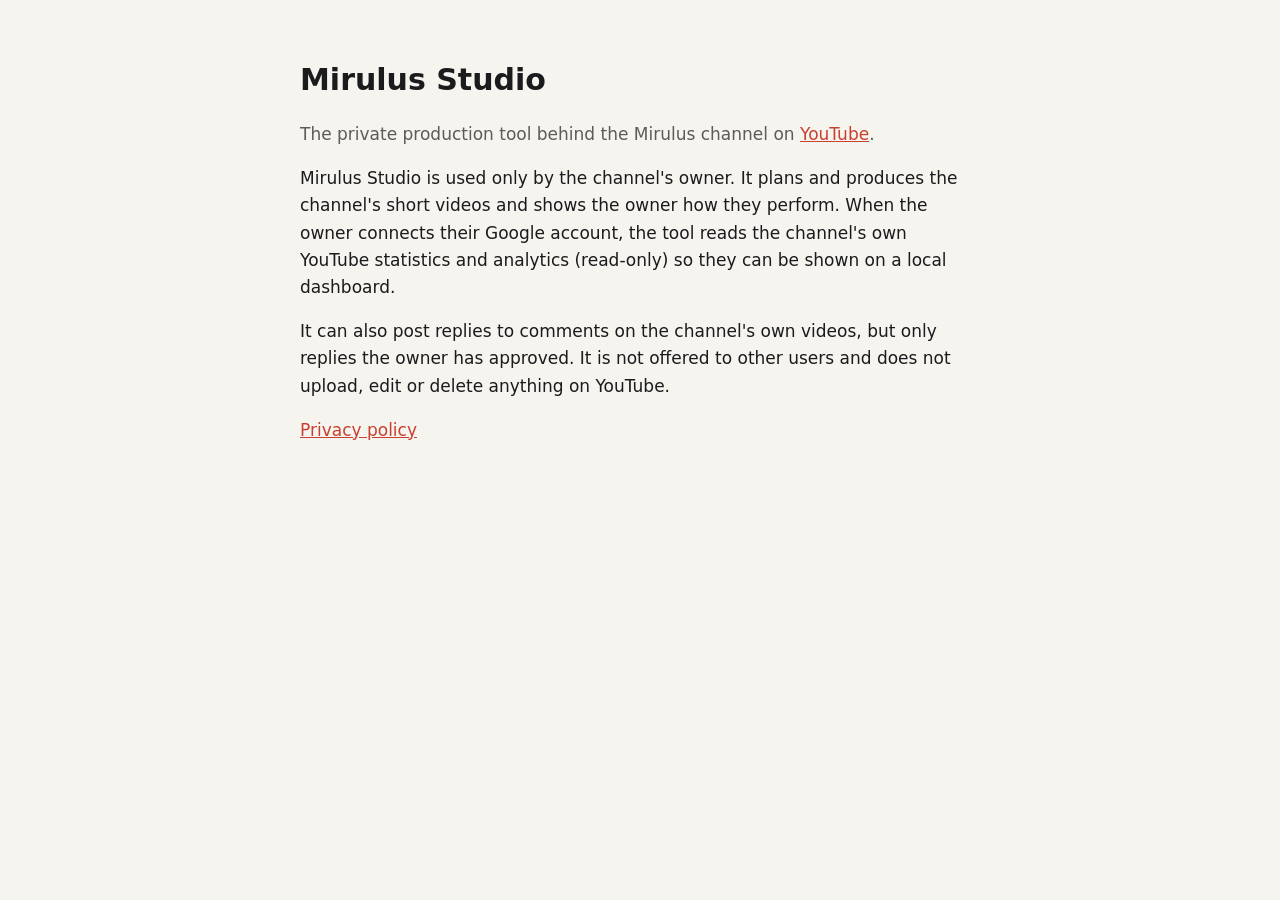
<file: index.html>
<!doctype html><html lang="en"><head><meta charset="utf-8"><meta name="viewport" content="width=device-width,initial-scale=1">
<title>Mirulus Studio</title><link rel="stylesheet" href="style.css"></head><body><main>
<h1>Mirulus Studio</h1>
<p class="muted">The private production tool behind the Mirulus channel on <a href="https://www.youtube.com/@mirulus">YouTube</a>.</p>
<p>Mirulus Studio is used only by the channel's owner. It plans and produces the channel's short videos and shows the owner how they perform. When the owner connects their Google account, the tool reads the channel's own YouTube statistics and analytics (read-only) so they can be shown on a local dashboard.</p>
<p>It can also post replies to comments on the channel's own videos, but only replies the owner has approved. It is not offered to other users and does not upload, edit or delete anything on YouTube.</p>
<p><a href="privacy.html">Privacy policy</a></p>
</main></body></html>
</file>
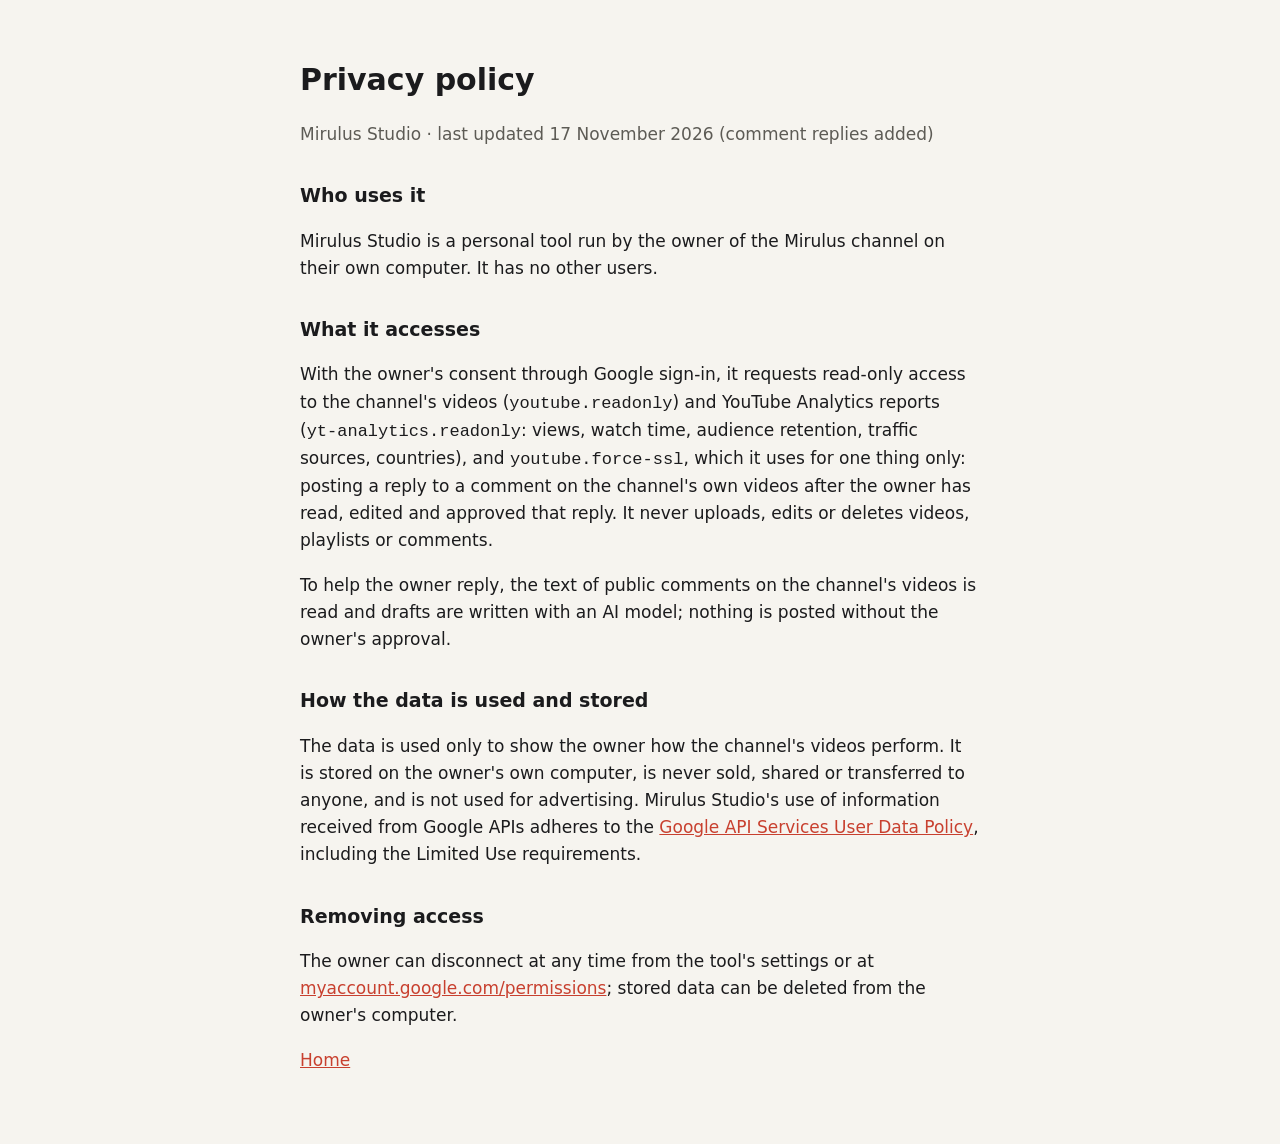
<file: privacy.html>
<!doctype html><html lang="en"><head><meta charset="utf-8"><meta name="viewport" content="width=device-width,initial-scale=1">
<title>Privacy policy · Mirulus Studio</title><link rel="stylesheet" href="style.css"></head><body><main>
<h1>Privacy policy</h1>
<p class="muted">Mirulus Studio · last updated 17 November 2026 (comment replies added)</p>
<h2>Who uses it</h2>
<p>Mirulus Studio is a personal tool run by the owner of the Mirulus channel on their own computer. It has no other users.</p>
<h2>What it accesses</h2>
<p>With the owner's consent through Google sign-in, it requests read-only access to the channel's videos (<code>youtube.readonly</code>) and YouTube Analytics reports (<code>yt-analytics.readonly</code>: views, watch time, audience retention, traffic sources, countries), and <code>youtube.force-ssl</code>, which it uses for one thing only: posting a reply to a comment on the channel's own videos after the owner has read, edited and approved that reply. It never uploads, edits or deletes videos, playlists or comments.</p>
<p>To help the owner reply, the text of public comments on the channel's videos is read and drafts are written with an AI model; nothing is posted without the owner's approval.</p>
<h2>How the data is used and stored</h2>
<p>The data is used only to show the owner how the channel's videos perform. It is stored on the owner's own computer, is never sold, shared or transferred to anyone, and is not used for advertising. Mirulus Studio's use of information received from Google APIs adheres to the <a href="https://developers.google.com/terms/api-services-user-data-policy">Google API Services User Data Policy</a>, including the Limited Use requirements.</p>
<h2>Removing access</h2>
<p>The owner can disconnect at any time from the tool's settings or at <a href="https://myaccount.google.com/permissions">myaccount.google.com/permissions</a>; stored data can be deleted from the owner's computer.</p>
<p><a href="index.html">Home</a></p>
</main></body></html>
</file>
<file: style.css>
:root{color-scheme:light dark;--bg:#16171a;--ink:#ecebe6;--muted:#a3a19a;--accent:#c8402f}
@media (prefers-color-scheme:light){:root{--bg:#f6f4ef;--ink:#1b1b1d;--muted:#5d5b55}}
body{margin:0;background:var(--bg);color:var(--ink);font:17px/1.6 system-ui,-apple-system,"Segoe UI",sans-serif}
main{max-width:680px;margin:0 auto;padding:56px 20px}
h1{font-size:30px;margin:0 0 8px}h2{font-size:19px;margin:32px 0 6px}
p,li{color:var(--ink)}.muted{color:var(--muted)}a{color:var(--accent)}
</file>
